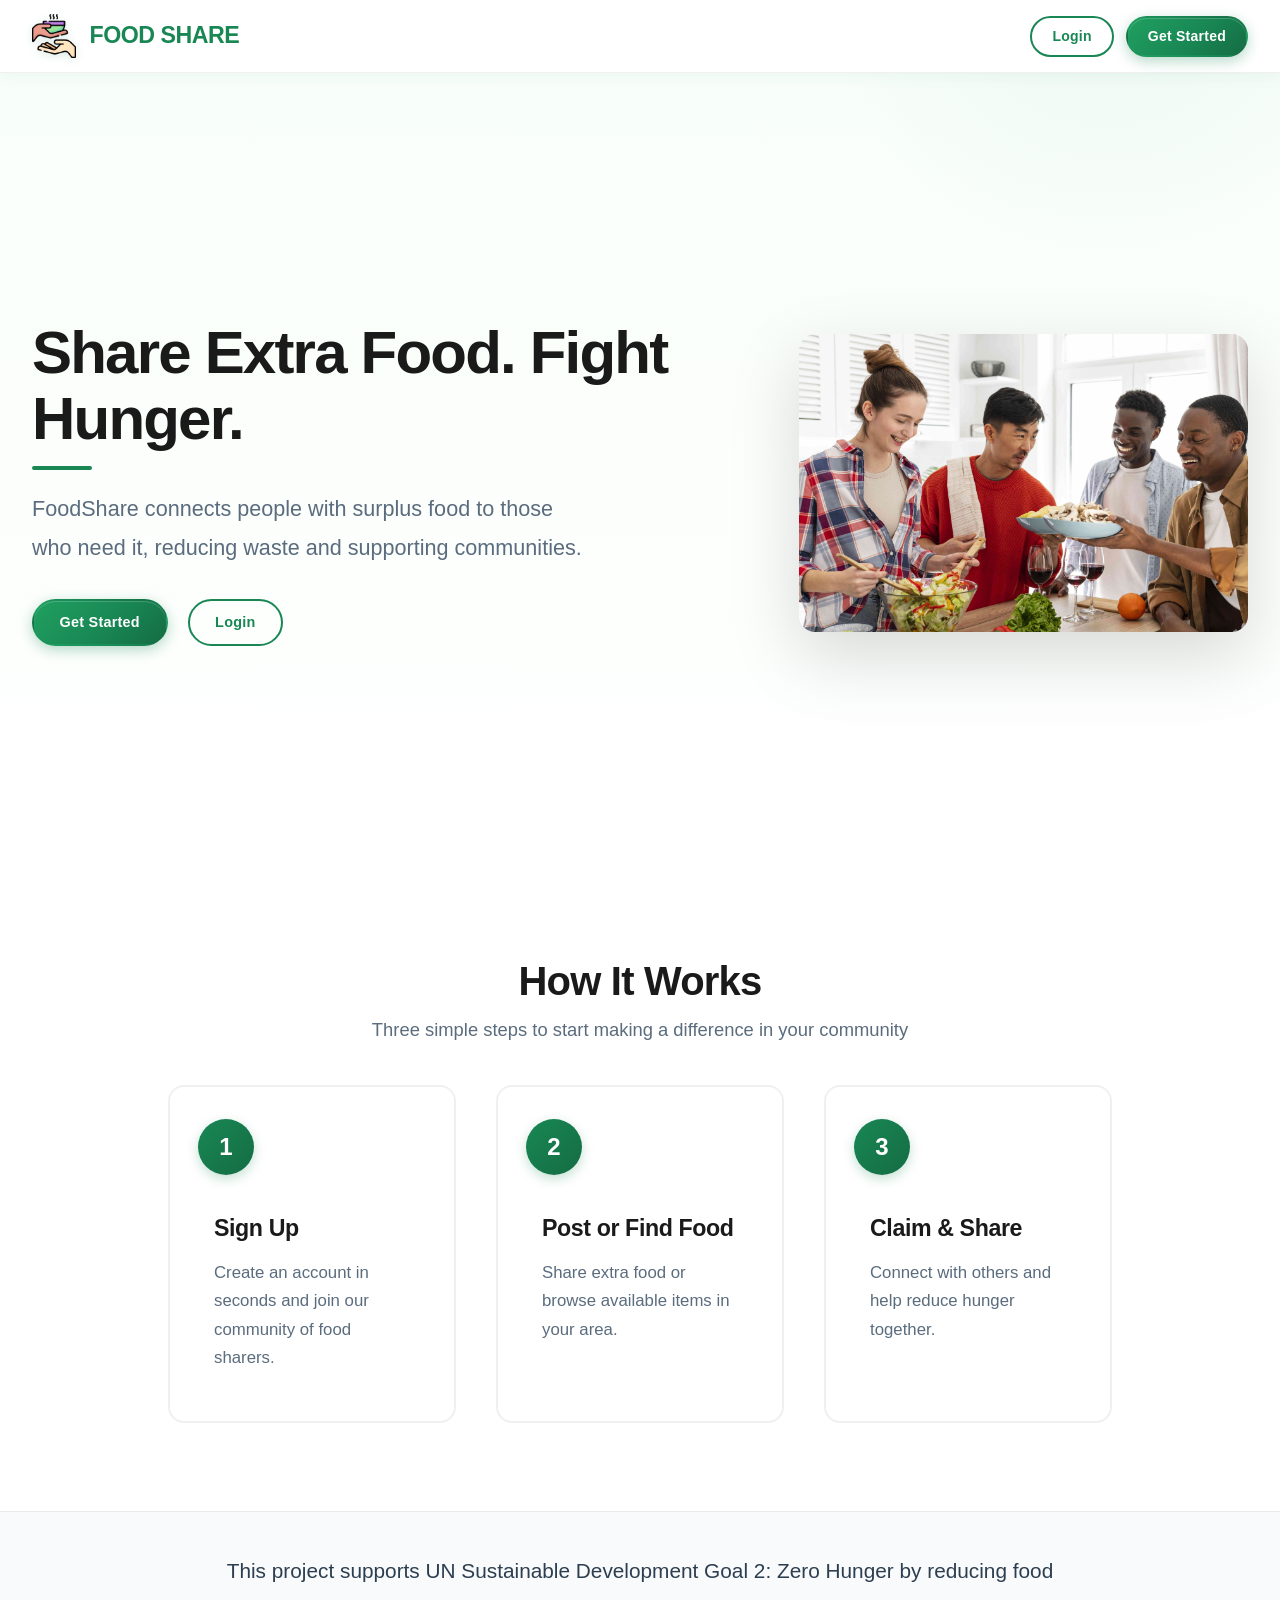
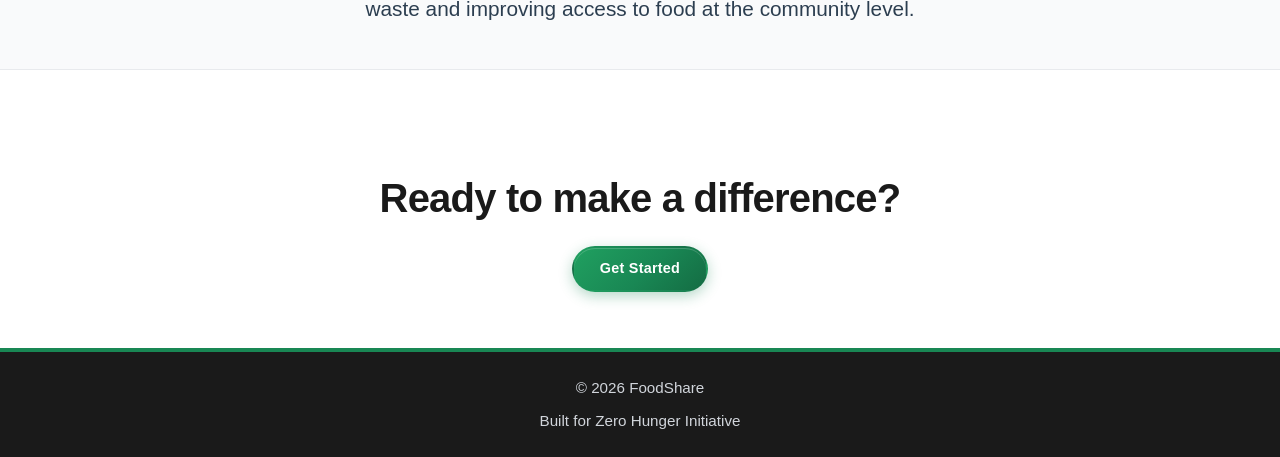
<file: index.html>
<!DOCTYPE html>
<html lang="en">

<head>
    <meta charset="UTF-8">
    <meta name="viewport" content="width=device-width, initial-scale=1.0">
    <title>Food Share</title>
    <link href="https://cdn.jsdelivr.net/npm/bootstrap@5.3.8/dist/css/bootstrap.min.css" rel="stylesheet"
        integrity="sha384-sRIl4kxILFvY47J16cr9ZwB07vP4J8+LH7qKQnuqkuIAvNWLzeN8tE5YBujZqJLB" crossorigin="anonymous">
    <link rel="stylesheet" href="style.css">
    <script src="https://cdn.jsdelivr.net/npm/bootstrap@5.3.8/dist/js/bootstrap.bundle.min.js"
        integrity="sha384-FKyoEForCGlyvwx9Hj09JcYn3nv7wiPVlz7YYwJrWVcXK/BmnVDxM+D2scQbITxI"
        crossorigin="anonymous"></script>
</head>

<body>
    <nav class="navbar bg-body-tertiary">
        <div class="container">
            <div class="logo">
                <img src="images/give-food.png" alt="food share">
                <a class="navbar-brand" href="index.html">FOOD SHARE</a>
            </div>
            <!-- Desktop nav buttons -->
            <div class="nav-actions" role="navigation">
                <a href="login.html" class="btn btn-outline-success" id="nav-login-btn">Login</a>
                <a href="signup.html" class="btn btn-success" id="nav-signup-btn">Get Started</a>
            </div>
            <!-- Hamburger (mobile only) -->
            <button class="nav-toggler" id="navToggler" aria-label="Toggle navigation" aria-expanded="false">
                <span></span>
                <span></span>
                <span></span>
            </button>
        </div>
        <!-- Mobile slide-down menu -->
        <div class="mobile-nav-menu" id="mobileMenu" role="navigation">
            <a href="login.html" class="btn btn-outline-success" id="mobile-login-btn">Login</a>
            <a href="signup.html" class="btn btn-success" id="mobile-signup-btn">Get Started</a>
        </div>
    </nav>

    <section id="hero_section">
        <div class="hero-container">
            <div>
                <h3>Share Extra Food. Fight Hunger.</h3>
                <p>FoodShare connects people with surplus food to those who need it, reducing waste and supporting
                    communities.</p>
                <div class="d-flex">
                    <a href="signup.html" class="btn btn-success"><span>Get Started</span></a>
                    <a href="login.html" class="btn btn-outline-success"><span>Login</span></a>
                </div>
            </div>
            <div>
                <img src="images/roommates-with-delicious-food-medium-shot-min.jpg" alt="roomates sharing food">
            </div>
        </div>
    </section>

    <section id="how_it_works">
        <div class="section-header">
            <h2>How It Works</h2>
            <p>Three simple steps to start making a difference in your community</p>
        </div>
        <div class="cards-container">
            <div class="card" style="width: 18rem;">
                <div class="card-number">1</div>
                <div class="card-body">
                    <h5 class="card-title">Sign Up</h5>
                    <p class="card-text">Create an account in seconds and join our community of food sharers.</p>
                </div>
            </div>
            <div class="card" style="width: 18rem;">
                <div class="card-number">2</div>
                <div class="card-body">
                    <h5 class="card-title">Post or Find Food</h5>
                    <p class="card-text">Share extra food or browse available items in your area.</p>
                </div>
            </div>
            <div class="card" style="width: 18rem;">
                <div class="card-number">3</div>
                <div class="card-body">
                    <h5 class="card-title">Claim & Share</h5>
                    <p class="card-text">Connect with others and help reduce hunger together.</p>
                </div>
            </div>
        </div>
    </section>

    <section id="impact">
        <div>This project supports UN Sustainable Development Goal 2: Zero Hunger by reducing food waste and improving
            access to food at the community level.</div>
    </section>

    <section class="cta">
        <h3>Ready to make a difference?</h3>
        <a href="signup.html" class="btn btn-success"><span>Get Started</span></a>
    </section>

    <section id="footer" class="d-flex">
        <div>© <span id="year"></span> FoodShare</div>
        <div>Built for Zero Hunger Initiative</div>
    </section>
    <script>
        document.getElementById('year').textContent = new Date().getFullYear();
        const toggler = document.getElementById('navToggler');
        const menu    = document.getElementById('mobileMenu');
        if (toggler && menu) {
            toggler.addEventListener('click', () => {
                const isOpen = menu.classList.toggle('open');
                toggler.classList.toggle('open', isOpen);
                toggler.setAttribute('aria-expanded', isOpen);
            });
            // Close menu when clicking outside
            document.addEventListener('click', (e) => {
                if (!toggler.contains(e.target) && !menu.contains(e.target)) {
                    menu.classList.remove('open');
                    toggler.classList.remove('open');
                    toggler.setAttribute('aria-expanded', 'false');
                }
            });
        }
    </script>
</body>
</html>
</file>
<file: style.css>
* {
    margin: 0;
    padding: 0;
    box-sizing: border-box;
}

body {
    font-family: -apple-system, BlinkMacSystemFont, 'Segoe UI', Roboto, Oxygen, Ubuntu, Cantarell, sans-serif;
    line-height: 1.6;
    color: #2c3e50;
    background-color: #fff;
    overflow-x: hidden;
}

/* Navbar */
.navbar {
    padding: 0;
    background: #ffffff !important;
    border-bottom: 1px solid #f0f0f0;
    position: sticky;
    top: 0;
    z-index: 1000;
    box-shadow: 0 2px 16px rgba(25, 135, 84, 0.07);
}

.navbar .container {
    max-width: 1280px;
    padding: 0 2rem;
    display: flex;
    align-items: center;
    justify-content: space-between;
    height: 72px;
}

.logo {
    display: flex;
    align-items: center;
    gap: 0.85rem;
    cursor: pointer;
    text-decoration: none;
    flex-shrink: 0;
}

.logo img {
    width: 44px;
    height: 44px;
    filter: drop-shadow(0 2px 4px rgba(25, 135, 84, 0.15));
}

.navbar-brand {
    font-weight: 800;
    font-size: 1.45rem;
    color: #198754 !important;
    margin: 0;
    letter-spacing: -0.5px;
    text-decoration: none;
}

/* Hamburger toggle button (mobile only) */
.nav-toggler {
    display: none;
    flex-direction: column;
    justify-content: center;
    align-items: center;
    gap: 5px;
    width: 40px;
    height: 40px;
    background: none;
    border: none;
    cursor: pointer;
    padding: 0;
    border-radius: 8px;
    transition: background 0.2s;
    z-index: 1101;
}

.nav-toggler:hover {
    background: rgba(25, 135, 84, 0.07);
}

.nav-toggler span {
    display: block;
    width: 22px;
    height: 2px;
    background: #198754;
    border-radius: 2px;
    transition: all 0.3s cubic-bezier(0.4, 0, 0.2, 1);
    transform-origin: center;
}

.nav-toggler.open span:nth-child(1) {
    transform: translateY(7px) rotate(45deg);
}

.nav-toggler.open span:nth-child(2) {
    opacity: 0;
    transform: scaleX(0);
}

.nav-toggler.open span:nth-child(3) {
    transform: translateY(-7px) rotate(-45deg);
}

/* Desktop nav actions */
.nav-actions {
    display: flex;
    align-items: center;
    gap: 0.75rem;
    flex-shrink: 0;
}

/* Mobile slide-down menu */
.mobile-nav-menu {
    display: none;
    position: fixed;
    top: 72px;
    left: 0;
    right: 0;
    background: #fff;
    padding: 1rem 1.25rem;
    border-bottom: 3px solid #198754;
    box-shadow: 0 8px 32px rgba(25, 135, 84, 0.12);
    z-index: 1099;
    flex-direction: row;
    gap: 0.65rem;
    justify-content: flex-end;
    animation: menuSlideDown 0.28s cubic-bezier(0.4, 0, 0.2, 1);
}

.mobile-nav-menu.open {
    display: flex;
}

@keyframes menuSlideDown {
    from {
        opacity: 0;
        transform: translateY(-12px);
    }
    to {
        opacity: 1;
        transform: translateY(0);
    }
}

/* Hero Section */
#hero_section {
    min-height: calc(100vh - 80px);
    display: flex;
    align-items: center;
    background: linear-gradient(to bottom, #f8fef9 0%, #ffffff 100%);
    position: relative;
    overflow: hidden;
}

#hero_section::before {
    content: '';
    position: absolute;
    top: -50%;
    right: -10%;
    width: 600px;
    height: 600px;
    background: radial-gradient(circle, rgba(25, 135, 84, 0.05) 0%, transparent 70%);
    border-radius: 50%;
    pointer-events: none;
}

.hero-container {
    max-width: 1280px;
    margin: 0 auto;
    padding: 4rem 2rem;
    display: flex;
    align-items: center;
    gap: 4rem;
    width: 100%;
    position: relative;
    z-index: 1;
}

#hero_section>div:first-child {
    flex: 1;
    animation: fadeInUp 0.8s ease-out;
}

@keyframes fadeInUp {
    from {
        opacity: 0;
        transform: translateY(30px);
    }

    to {
        opacity: 1;
        transform: translateY(0);
    }
}

#hero_section h3 {
    font-size: 3.75rem;
    font-weight: 800;
    color: #1a1a1a;
    margin-bottom: 1.25rem;
    line-height: 1.1;
    letter-spacing: -1.8px;
}

#hero_section h3::after {
    content: '';
    display: block;
    width: 60px;
    height: 4px;
    background-color: #198754;
    margin-top: 0.85rem;
    border-radius: 2px;
}

#hero_section p {
    font-size: 1.35rem;
    color: #5a6c7d;
    margin-bottom: 2rem;
    max-width: 560px;
    line-height: 1.8;
}

#hero_section .d-flex {
    gap: 1.25rem;
}

#hero_section>div:last-child {
    flex: 1;
    display: flex;
    justify-content: center;
    animation: fadeInRight 0.8s ease-out;
}

@keyframes fadeInRight {
    from {
        opacity: 0;
        transform: translateX(30px);
    }

    to {
        opacity: 1;
        transform: translateX(0);
    }
}

#hero_section img {
    width: 100%;
    max-width: 550px;
    height: auto;
    border-radius: 16px;
    box-shadow: 0 25px 70px rgba(0, 0, 0, 0.15);
    object-fit: cover;
}

/* How It Works Section */
.section-header {
    text-align: center;
    margin-bottom: 2.5rem;
}

.section-header h2 {
    font-size: 2.5rem;
    font-weight: 800;
    color: #1a1a1a;
    margin-bottom: 0.65rem;
    letter-spacing: -0.8px;
}

.section-header p {
    font-size: 1.15rem;
    color: #5a6c7d;
    max-width: 600px;
    margin: 0 auto;
}

#how_it_works {
    max-width: 1280px;
    margin: 4rem auto;
    padding: 0 2rem 1.5rem;
}

.cards-container {
    display: flex;
    gap: 2.5rem;
    justify-content: center;
    flex-wrap: wrap;
}

#how_it_works .card {
    border: 2px solid #f0f0f0;
    border-radius: 16px;
    padding: 2rem 1.75rem;
    transition: all 0.4s cubic-bezier(0.4, 0, 0.2, 1);
    background: #fff;
    position: relative;
    overflow: visible;
    opacity: 0;
    transform: translateY(30px);
    animation: slideUp 0.6s ease-out forwards;
}

#how_it_works .card:nth-child(1) {
    animation-delay: 0.1s;
}

#how_it_works .card:nth-child(2) {
    animation-delay: 0.2s;
}

#how_it_works .card:nth-child(3) {
    animation-delay: 0.3s;
}

@keyframes slideUp {
    to {
        opacity: 1;
        transform: translateY(0);
    }
}

.card-number {
    width: 56px;
    height: 56px;
    background: linear-gradient(135deg, #198754 0%, #146c43 100%);
    border-radius: 50%;
    display: flex;
    align-items: center;
    justify-content: center;
    color: #fff;
    font-size: 1.5rem;
    font-weight: 800;
    margin-bottom: 1.5rem;
    box-shadow: 0 4px 12px rgba(25, 135, 84, 0.25);
    transition: all 0.3s ease;
}

#how_it_works .card:hover .card-number {
    transform: scale(1.1) rotate(5deg);
    box-shadow: 0 6px 20px rgba(25, 135, 84, 0.4);
}

#how_it_works .card::after {
    content: none;
}

#how_it_works .card:hover {
    transform: translateY(-12px) scale(1.02);
    box-shadow: 0 16px 48px rgba(0, 0, 0, 0.12), 0 0 0 2px #198754;
    border-color: #198754;
}

#how_it_works .card-title {
    font-weight: 700;
    color: #1a1a1a;
    margin-bottom: 1rem;
    font-size: 1.45rem;
    letter-spacing: -0.4px;
}

#how_it_works .card-text {
    color: #5a6c7d;
    font-size: 1.05rem;
    line-height: 1.7;
}

/* Impact Section */
#impact {
    background-color: #f9fafb;
    padding: 2.5rem 2rem;
    text-align: center;
    margin: 3rem 0;
    border-top: 1px solid #e8eaed;
    border-bottom: 1px solid #e8eaed;
}

#impact>div {
    max-width: 860px;
    margin: 0 auto;
    font-size: 1.3rem;
    color: #2c3e50;
    line-height: 1.85;
    font-weight: 500;
}

/* CTA Section */
.cta {
    text-align: center;
    padding: 3.5rem 2rem;
    max-width: 1280px;
    margin: 0 auto;
}

.cta h3 {
    font-size: 2.5rem;
    font-weight: 700;
    margin-bottom: 1.5rem;
    color: #1a1a1a;
    letter-spacing: -0.8px;
}

/* Footer */
#footer {
    background-color: #1a1a1a;
    color: #d1d5db;
    padding: 1.5rem 2rem;
    justify-content: center;
    align-items: center;
    flex-direction: column;
    gap: 0.5rem;
    border-top: 4px solid #198754;
    text-align: center;
}

#footer>div {
    font-size: 0.95rem;
}

/* ── Custom Buttons ── */
/* Base pill button — reset Bootstrap defaults */
.btn,
.btn-success,
.btn-outline-success {
    display: inline-flex;
    align-items: center;
    justify-content: center;
    gap: 0.45rem;
    padding: 0.65rem 1.6rem;
    font-weight: 700;
    font-size: 0.9rem;
    font-family: inherit;
    border-radius: 50px;
    border: 2px solid transparent;
    text-decoration: none;
    letter-spacing: 0.25px;
    cursor: pointer;
    position: relative;
    overflow: hidden;
    white-space: nowrap;
    transition: background 0.28s ease, color 0.28s ease,
                border-color 0.28s ease, box-shadow 0.28s ease,
                transform 0.2s ease;
}

/* Shimmer sweep on hover */
.btn::before {
    content: '';
    position: absolute;
    inset: 0;
    background: linear-gradient(110deg,
        transparent 30%,
        rgba(255, 255, 255, 0.22) 50%,
        transparent 70%);
    transform: translateX(-100%);
    transition: transform 0.55s ease;
    pointer-events: none;
    z-index: 0;
}

.btn:hover::before {
    transform: translateX(100%);
}

.btn > * {
    position: relative;
    z-index: 1;
}

/* Filled green button */
.btn-success {
    background: linear-gradient(135deg, #20a060 0%, #198754 55%, #146c43 100%);
    border-color: transparent;
    color: #fff !important;
    box-shadow: 0 4px 14px rgba(25, 135, 84, 0.32),
                inset 0 1px 0 rgba(255, 255, 255, 0.18);
}

.btn-success:hover {
    background: linear-gradient(135deg, #24b56e 0%, #1e9c60 55%, #17804f 100%);
    box-shadow: 0 8px 24px rgba(25, 135, 84, 0.45),
                inset 0 1px 0 rgba(255, 255, 255, 0.2);
    transform: translateY(-2px);
    color: #fff !important;
    border-color: transparent;
}

.btn-success:active {
    transform: translateY(0);
    box-shadow: 0 3px 10px rgba(25, 135, 84, 0.3);
}

/* Ghost / outline button */
.btn-outline-success {
    background: transparent;
    border-color: #198754;
    color: #198754 !important;
    box-shadow: none;
}

.btn-outline-success:hover {
    background: #198754;
    border-color: #198754;
    color: #fff !important;
    box-shadow: 0 6px 20px rgba(25, 135, 84, 0.3);
    transform: translateY(-2px);
}

.btn-outline-success:active {
    transform: translateY(0);
    box-shadow: 0 3px 10px rgba(25, 135, 84, 0.2);
}

/* Keep spans/icons above shimmer overlay */
.btn-success span,
.btn-outline-success span {
    position: relative;
    z-index: 1;
}

/* Navbar-specific button sizes (slightly more compact) */
.nav-actions .btn,
.nav-actions .btn-success,
.nav-actions .btn-outline-success {
    padding: 0.5rem 1.25rem;
    font-size: 0.875rem;
}

/* Mobile menu buttons — side by side */
.mobile-nav-menu .btn {
    padding: 0.55rem 1.2rem;
    font-size: 0.875rem;
    flex: 0 0 auto;
}

/* Responsive Design */
@media (max-width: 992px) {
    #hero_section {
        min-height: auto;
    }

    .hero-container {
        padding: 3rem 2rem;
        gap: 3rem;
    }

    #hero_section h3 {
        font-size: 3rem;
    }

    #how_it_works {
        margin: 3rem auto;
    }
}

/* ── Mobile layout (≤ 768px) ── */
@media (max-width: 768px) {
    /* Mobile navbar: show hamburger, hide desktop buttons */
    .navbar .container {
        padding: 0 1.25rem;
        height: 64px;
    }

    .mobile-nav-menu {
        top: 64px;
    }

    .nav-actions {
        display: none;
    }

    .nav-toggler {
        display: flex;
    }

    /* Hero */
    #hero_section {
        min-height: auto;
    }

    #hero_section::before {
        width: 400px;
        height: 400px;
        top: -30%;
        right: -20%;
    }

    .hero-container {
        flex-direction: column;
        text-align: center;
        gap: 2.5rem;
        padding: 3rem 1.5rem;
    }

    #hero_section h3 {
        font-size: 2.5rem;
    }

    #hero_section h3::after {
        margin-left: auto;
        margin-right: auto;
    }

    #hero_section p {
        max-width: 100%;
        font-size: 1.2rem;
    }

    #hero_section .d-flex {
        justify-content: center;
        flex-wrap: wrap;
    }

    #hero_section img {
        max-width: 100%;
    }

    #how_it_works {
        margin: 2.5rem auto;
        padding: 0 1.5rem 1rem;
    }

    .section-header {
        margin-bottom: 2rem;
    }

    .section-header h2 {
        font-size: 1.95rem;
    }

    #how_it_works .card {
        width: 100% !important;
        max-width: 450px;
    }

    #impact > div {
        font-size: 1.15rem;
    }

    .cta {
        padding: 2.5rem 1.5rem;
    }

    .cta h3 {
        font-size: 2rem;
    }

    #footer {
        justify-content: center;
        text-align: center;
        padding: 1.25rem 1.5rem;
    }
}

@media (max-width: 576px) {
    .navbar-brand {
        font-size: 1.35rem;
    }

    .logo img {
        width: 40px;
        height: 40px;
    }

    #hero_section h3 {
        font-size: 2.1rem;
    }

    #hero_section p {
        font-size: 1.1rem;
    }

    .btn {
        padding: 0.6rem 1.35rem;
        font-size: 0.9rem;
    }

    .section-header h2 {
        font-size: 1.95rem;
    }

    .cta h3 {
        font-size: 1.75rem;
    }
}
</file>
